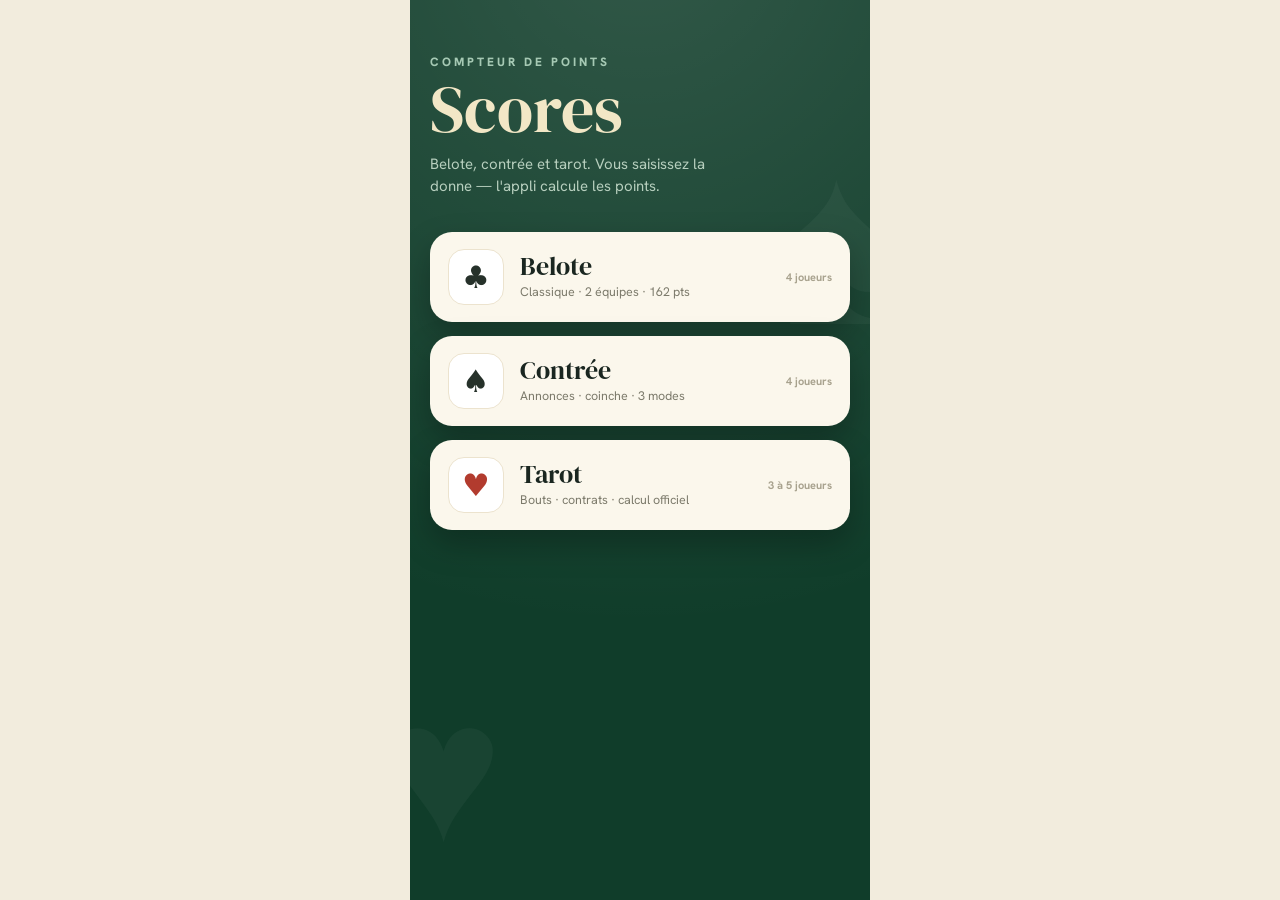
<file: index.html>
<!DOCTYPE html>
<html lang="fr">
<head>
<meta charset="UTF-8" />
<meta name="viewport" content="width=device-width, initial-scale=1.0, maximum-scale=1.0, user-scalable=no" />
<meta name="apple-mobile-web-app-capable" content="yes" />
<meta name="description" content="Compteur de points pour la belote, la contrée et le tarot." />
<title>Scores</title>
<link rel="icon" href="favicon.ico" sizes="any">
<link rel="icon" href="favicon.svg" type="image/svg+xml">
<link rel="apple-touch-icon" href="apple-touch-icon.png">
<link rel="manifest" href="site.webmanifest">
<link rel="stylesheet" href="css/common.css" />
</head>
<body>
<div class="frame felt">
  <div class="screen-pad">
    <div class="felt-suit" style="top:120px; right:-30px; font-size:240px;">♠</div>
    <div class="felt-suit" style="bottom:30px; left:-26px; font-size:200px;">♥</div>

    <div style="position:relative;">
      <div class="eyebrow home-eyebrow">Compteur de points</div>
      <div class="home-title">Scores</div>
      <div class="home-intro">Belote, contrée et tarot. Vous saisissez la donne — l'appli calcule les points.</div>

      <div class="home-cards">
        <a class="home-card" href="belote/">
          <span class="home-card-icon"><span class="suit-dark">♣</span></span>
          <span style="flex:1;">
            <span class="home-card-name" style="display:block;">Belote</span>
            <span class="home-card-sub" style="display:block;">Classique · 2 équipes · 162 pts</span>
          </span>
          <span class="home-card-players">4 joueurs</span>
          <span class="home-badge" id="badge-belote" style="display:none;">en cours</span>
        </a>

        <a class="home-card" href="contree/">
          <span class="home-card-icon"><span class="suit-dark">♠</span></span>
          <span style="flex:1;">
            <span class="home-card-name" style="display:block;">Contrée</span>
            <span class="home-card-sub" style="display:block;">Annonces · coinche · 3 modes</span>
          </span>
          <span class="home-card-players">4 joueurs</span>
          <span class="home-badge" id="badge-contree" style="display:none;">en cours</span>
        </a>

        <a class="home-card" href="tarot/">
          <span class="home-card-icon"><span class="suit-red">♥</span></span>
          <span style="flex:1;">
            <span class="home-card-name" style="display:block;">Tarot</span>
            <span class="home-card-sub" style="display:block;">Bouts · contrats · calcul officiel</span>
          </span>
          <span class="home-card-players">3 à 5 joueurs</span>
          <span class="home-badge" id="badge-tarot" style="display:none;">en cours</span>
        </a>
      </div>
    </div>
  </div>
</div>

<script>
const checks = [
  { key: 'belote-state-v1', badge: 'badge-belote', test: s => (s.rounds || []).length > 0 },
  { key: 'contree-state-v1', badge: 'badge-contree', test: s => (s.rounds || []).length > 0 },
  { key: 'tarot-state-v1', badge: 'badge-tarot', test: s => (s.donnes || []).length > 0 }
];
checks.forEach(c => {
  try {
    const raw = localStorage.getItem(c.key);
    if (raw && c.test(JSON.parse(raw))) document.getElementById(c.badge).style.display = 'inline-block';
  } catch (e) { /* ignore */ }
});
</script>
</body>
</html>
</file>
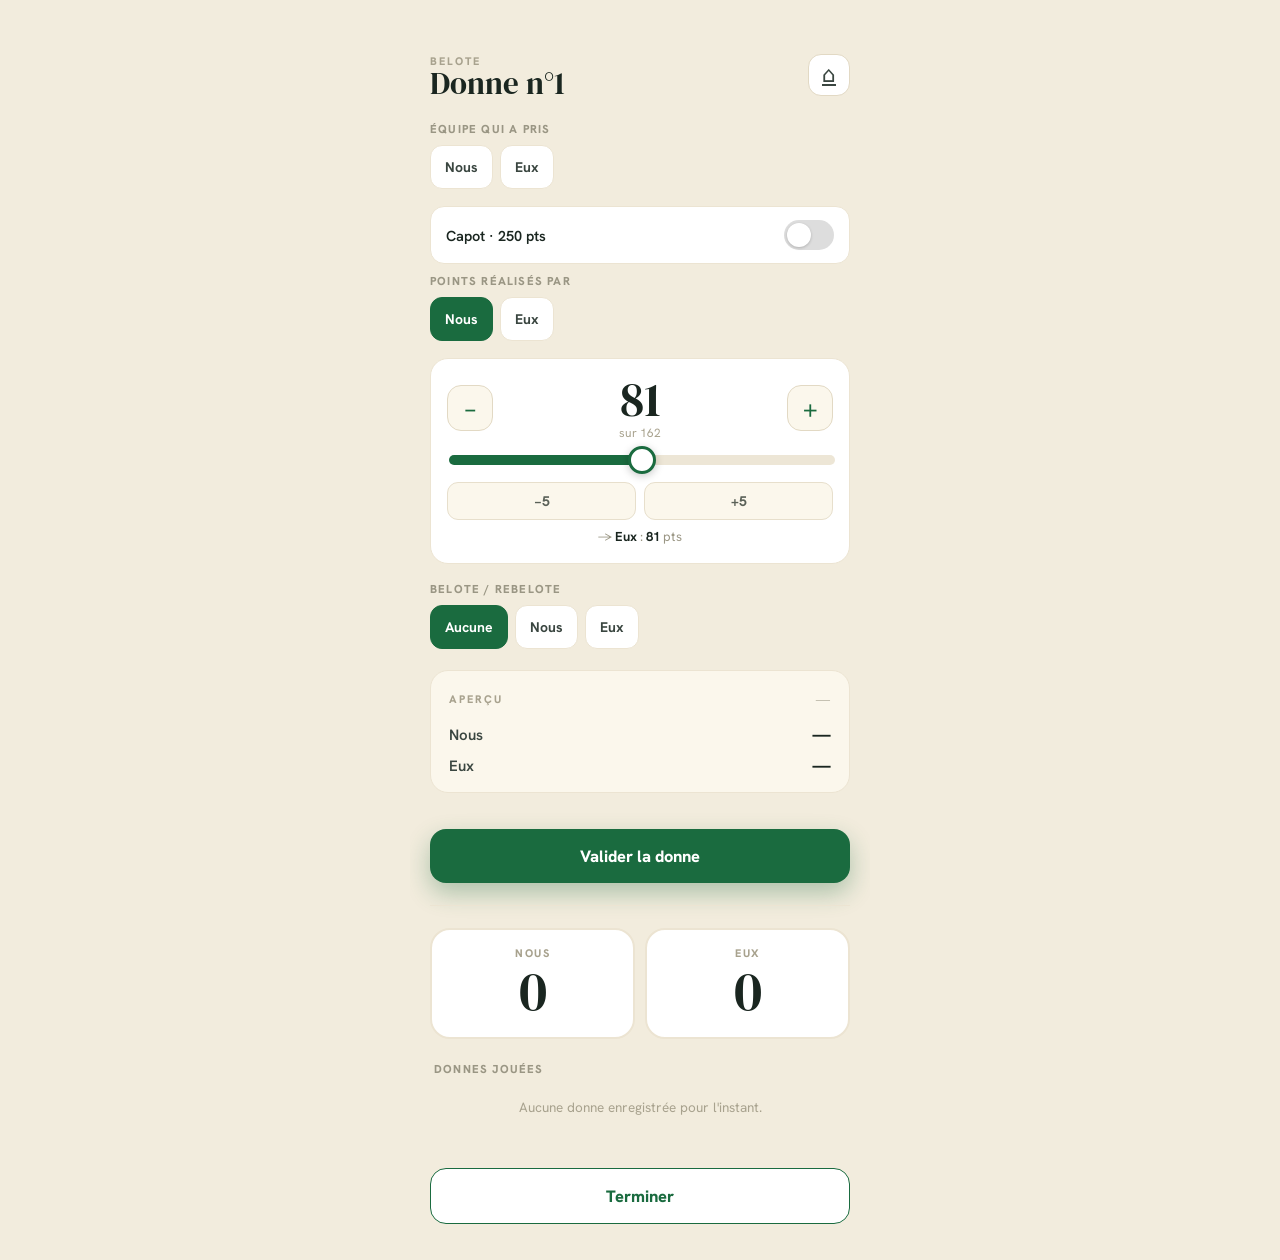
<file: belote/index.html>
<!DOCTYPE html>
<html lang="fr">
<head>
<meta charset="UTF-8" />
<meta name="viewport" content="width=device-width, initial-scale=1.0, maximum-scale=1.0, user-scalable=no" />
<meta name="apple-mobile-web-app-capable" content="yes" />
<title>Belote</title>
<link rel="icon" href="../favicon.ico" sizes="any">
<link rel="icon" href="../favicon.svg" type="image/svg+xml">
<link rel="apple-touch-icon" href="../apple-touch-icon.png">
<link rel="manifest" href="../site.webmanifest">
<link rel="stylesheet" href="../css/common.css" />
<style>
  .score-cards { display: flex; gap: 10px; margin-bottom: 16px; }
  .score-card {
    flex: 1; background: #fff; border: 2px solid var(--line);
    border-radius: 20px; padding: 16px 12px; text-align: center;
    transition: border-color 0.2s, background 0.2s;
  }
  .score-card.lead {
    border-color: var(--accent);
    background: color-mix(in srgb, var(--accent) 6%, #fff);
  }
  .score-card .lbl {
    font-size: 11px; font-weight: 800; letter-spacing: 1.5px;
    text-transform: uppercase; color: var(--muted-2);
  }
  .score-card.lead .lbl { color: var(--accent); }
  .score-card .val {
    font-family: 'DM Serif Display', serif; font-size: 56px;
    color: var(--ink); line-height: 1.05; margin-top: 2px;
    font-variant-numeric: tabular-nums;
  }
  .score-card.lead .val { color: var(--accent); }
  .section-sep { border: none; border-top: 1.5px solid var(--line); margin: 22px 0; }
</style>
</head>
<body data-game="belote">
<div class="frame">

  <!-- ÉCRAN PRINCIPAL (saisie + scores) -->
  <div class="screen active" id="screen-main">
    <div class="screen-pad">
      <div class="topbar spread">
        <div>
          <div class="kicker">Belote</div>
          <div class="title-h" id="round-no">Donne n°1</div>
        </div>
        <a class="icon-btn" href="../">⌂</a>
      </div>

      <!-- Litige en cours -->
      <div id="pending-litige-banner" style="display:none; background:rgba(216,178,90,0.12); border:1.5px solid var(--gold); border-radius:12px; padding:9px 14px; margin-bottom:14px; font-size:13px; font-weight:700; color:#A07820;">
        ⚖️ 81 pts en attente du litige précédent
      </div>

      <!-- Qui a pris -->
      <div class="group">
        <div class="group-label">Équipe qui a pris</div>
        <div class="seg-wrap">
          <button class="seg" id="taker-a" onclick="selectTaker('a')"></button>
          <button class="seg" id="taker-b" onclick="selectTaker('b')"></button>
        </div>
      </div>

      <!-- Capot -->
      <div class="opt-row">
        <div class="opt-txt">Capot · 250 pts</div>
        <label class="switch">
          <input type="checkbox" id="chk-capot" onchange="onCapotChange()" />
          <span class="track"></span>
          <span class="thumb"></span>
        </label>
      </div>

      <!-- Qui fait capot (visible si capot coché) -->
      <div class="group" id="capot-block" style="display:none;">
        <div class="group-label">Quelle équipe fait capot ?</div>
        <div class="seg-wrap">
          <button class="seg" id="capot-a" onclick="selectCapot('a')"></button>
          <button class="seg" id="capot-b" onclick="selectCapot('b')"></button>
        </div>
      </div>

      <!-- Points (masqué si capot) -->
      <div id="normal-block">
        <div class="group">
          <div class="group-label">Points réalisés par</div>
          <div class="seg-wrap">
            <button class="seg on" id="who-a" onclick="selectWho('a')"></button>
            <button class="seg" id="who-b" onclick="selectWho('b')"></button>
          </div>
        </div>
        <div class="group">
          <div class="pts-box">
            <div class="pts-main">
              <button class="pts-step" onclick="bumpPts(-1)">−</button>
              <div class="pts-readout">
                <div class="pts-value" id="pts-value">81</div>
                <div class="pts-sub">sur 162</div>
              </div>
              <button class="pts-step" onclick="bumpPts(1)">+</button>
            </div>
            <input type="range" id="pts-range" min="0" max="162" value="81" oninput="onRange(this.value)" />
            <div class="quick-row">
              <button class="quick-btn" onclick="bumpPts(-5)">−5</button>
              <button class="quick-btn" onclick="bumpPts(5)">+5</button>
            </div>
            <div class="pts-derived" id="derived">→ <b id="derived-team"></b> : <b id="derived-val">81</b> pts</div>
          </div>
        </div>
      </div>

      <!-- Belote / Rebelote -->
      <div class="group">
        <div class="group-label">Belote / Rebelote</div>
        <div class="seg-wrap">
          <button class="seg on" id="bel-none" onclick="selectBelote(null)">Aucune</button>
          <button class="seg" id="bel-a" onclick="selectBelote('a')"></button>
          <button class="seg" id="bel-b" onclick="selectBelote('b')"></button>
        </div>
      </div>

      <!-- Aperçu -->
      <div class="preview" id="preview">
        <div class="preview-head">
          <span class="kicker">Aperçu</span>
          <span class="preview-state serif" id="preview-state">—</span>
        </div>
        <div class="preview-line"><span class="preview-name" id="pl-a">Nous</span><span class="preview-delta" id="pd-a">—</span></div>
        <div class="preview-line"><span class="preview-name" id="pl-b">Eux</span><span class="preview-delta" id="pd-b">—</span></div>
      </div>

      <div class="err" id="err"></div>
      <button class="btn-primary" onclick="validateRound()">Valider la donne</button>

      <!-- ───── Tableau des scores ───── -->
      <hr class="section-sep" />

      <div class="score-cards">
        <div class="score-card" id="card-a">
          <div class="lbl" id="card-lbl-a">Nous</div>
          <div class="val" id="score-a">0</div>
        </div>
        <div class="score-card" id="card-b">
          <div class="lbl" id="card-lbl-b">Eux</div>
          <div class="val" id="score-b">0</div>
        </div>
      </div>

      <div class="banner-win" id="banner-win" style="display:none;">
        <span style="font-size:18px;">🏁</span>
        <span class="txt">Objectif atteint — vous pouvez terminer la partie.</span>
      </div>

      <div class="group-label" style="margin:6px 4px 4px;">Donnes jouées</div>
      <div id="history"></div>
      <div class="empty" id="history-empty">Aucune donne enregistrée pour l'instant.</div>

      <div class="spacer"></div>
      <div class="btn-row" style="margin-top:16px;">
        <button class="btn-outline" onclick="goEnd()">Terminer</button>
      </div>
    </div>
  </div>

  <!-- ÉCRAN FIN -->
  <div class="screen felt" id="screen-end">
    <div class="screen-pad center-col">
      <div class="felt-suit" style="top:60px; left:50%; transform:translateX(-50%); font-size:300px;">♦</div>
      <div style="position:relative;" class="center-col">
        <div class="eyebrow home-eyebrow">Partie terminée</div>
        <div class="end-trophy">🏆</div>
        <div class="end-winner-kicker">Vainqueur</div>
        <div class="end-winner" id="end-winner">—</div>
        <div class="end-winner-score" id="end-score">0 points</div>
        <div class="end-list" id="end-list"></div>
        <div style="width:100%; margin-top:30px; display:flex; flex-direction:column; gap:10px;">
          <button class="btn-gold" onclick="restart()">Rejouer une partie</button>
          <button class="btn-ghost-light" onclick="showScreen('main')">Revoir le tableau</button>
          <a class="btn-text-light" href="../" style="text-align:center; text-decoration:none; display:block;">Changer de jeu</a>
        </div>
      </div>
    </div>
  </div>

</div>
<script src="app.js"></script>
</body>
</html>
</file>
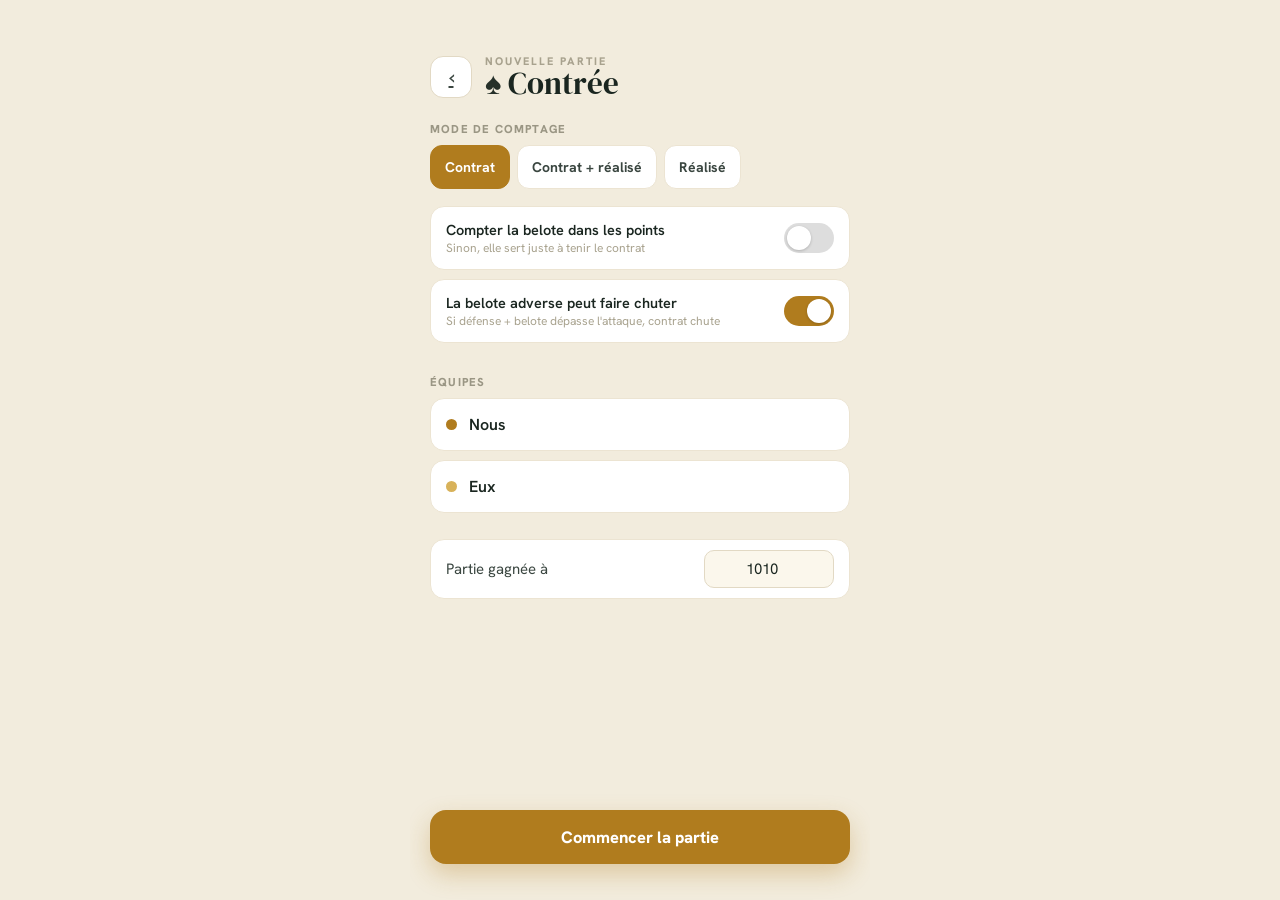
<file: contree/index.html>
<!DOCTYPE html>
<html lang="fr">
<head>
<meta charset="UTF-8" />
<meta name="viewport" content="width=device-width, initial-scale=1.0, maximum-scale=1.0, user-scalable=no" />
<meta name="apple-mobile-web-app-capable" content="yes" />
<title>Contrée</title>
<link rel="icon" href="../favicon.ico" sizes="any">
<link rel="icon" href="../favicon.svg" type="image/svg+xml">
<link rel="apple-touch-icon" href="../apple-touch-icon.png">
<link rel="manifest" href="../site.webmanifest">
<link rel="stylesheet" href="../css/common.css" />
<style>
  .score-cards { display: flex; gap: 10px; margin-bottom: 16px; }
  .score-card {
    flex: 1; background: #fff; border: 2px solid var(--line);
    border-radius: 20px; padding: 16px 12px; text-align: center;
    transition: border-color 0.2s, background 0.2s;
  }
  .score-card.lead {
    border-color: var(--accent);
    background: color-mix(in srgb, var(--accent) 6%, #fff);
  }
  .score-card .lbl {
    font-size: 11px; font-weight: 800; letter-spacing: 1.5px;
    text-transform: uppercase; color: var(--muted-2);
  }
  .score-card.lead .lbl { color: var(--accent); }
  .score-card .val {
    font-family: 'DM Serif Display', serif; font-size: 56px;
    color: var(--ink); line-height: 1.05; margin-top: 2px;
    font-variant-numeric: tabular-nums;
  }
  .score-card.lead .val { color: var(--accent); }
  .section-sep { border: none; border-top: 1.5px solid var(--line); margin: 22px 0; }
</style>
</head>
<body data-game="contree">
<div class="frame">

  <!-- ÉCRAN SETUP (mode de comptage + options + noms) -->
  <div class="screen active" id="screen-setup">
    <div class="screen-pad">
      <div class="topbar">
        <a class="icon-btn" href="../">‹</a>
        <div>
          <div class="kicker">Nouvelle partie</div>
          <div class="title-h"><span class="suit-dark">♠</span> Contrée</div>
        </div>
      </div>

      <div class="group">
        <div class="group-label">Mode de comptage</div>
        <div class="seg-wrap">
          <button class="seg on" id="mode-contrat" onclick="selectMode('contrat')">Contrat</button>
          <button class="seg" id="mode-mixte" onclick="selectMode('mixte')">Contrat + réalisé</button>
          <button class="seg" id="mode-realise" onclick="selectMode('realise')">Réalisé</button>
        </div>
      </div>

      <div class="opt-row" id="row-arrondi" style="display:none;">
        <div>
          <div class="opt-txt">Arrondir le réalisé à la dizaine</div>
          <div class="opt-sub">85 → 80, 86 → 90</div>
        </div>
        <label class="switch"><input type="checkbox" id="opt-arrondi" onchange="onOptionsChange()" /><span class="track"></span><span class="thumb"></span></label>
      </div>

      <div class="opt-row" id="row-belote">
        <div>
          <div class="opt-txt">Compter la belote dans les points</div>
          <div class="opt-sub">Sinon, elle sert juste à tenir le contrat</div>
        </div>
        <label class="switch"><input type="checkbox" id="opt-belote" onchange="saveCfg()" /><span class="track"></span><span class="thumb"></span></label>
      </div>

      <div class="opt-row">
        <div>
          <div class="opt-txt">La belote adverse peut faire chuter</div>
          <div class="opt-sub">Si défense + belote dépasse l'attaque, contrat chute</div>
        </div>
        <label class="switch"><input type="checkbox" id="opt-belote-chute" onchange="saveCfg()" /><span class="track"></span><span class="thumb"></span></label>
      </div>

      <div class="group" style="margin-top:22px;">
        <div class="group-label">Équipes</div>
        <div class="field-row"><span class="dot"></span><input id="name-a" value="Nous" oninput="onNameChange()" /></div>
        <div class="field-row"><span class="dot gold"></span><input id="name-b" value="Eux" oninput="onNameChange()" /></div>
      </div>

      <div class="field-inline">
        <label>Partie gagnée à</label>
        <input id="target" type="number" inputmode="numeric" value="1010" oninput="targetManual=true; saveCfg()" />
      </div>

      <div class="spacer"></div>
      <button class="btn-primary" onclick="startGame()">Commencer la partie</button>
    </div>
  </div>

  <!-- ÉCRAN PRINCIPAL (saisie + scores) -->
  <div class="screen" id="screen-main">
    <div class="screen-pad">
      <div class="topbar spread">
        <div>
          <div class="kicker">Contrée</div>
          <div class="title-h" id="round-no">Donne n°1</div>
        </div>
        <a class="icon-btn" href="../">⌂</a>
      </div>

      <div class="group">
        <div class="group-label">Équipe qui annonce</div>
        <div class="seg-wrap">
          <button class="seg" id="att-a" onclick="selectAttacker('a')"></button>
          <button class="seg" id="att-b" onclick="selectAttacker('b')"></button>
        </div>
      </div>

      <div class="group">
        <div class="group-label">Contrat annoncé</div>
        <div class="seg-wrap" id="contract-row"></div>
      </div>

      <div class="group">
        <div class="group-label">Enchère</div>
        <div class="seg-wrap">
          <button class="seg on" id="co-1" onclick="selectCoinche(1)">Normal</button>
          <button class="seg" id="co-2" onclick="selectCoinche(2)">Coinché ×2</button>
          <button class="seg" id="co-4" onclick="selectCoinche(4)">Surcoinché ×4</button>
        </div>
      </div>

      <div class="group">
        <div class="group-label">Belote / Rebelote</div>
        <div class="seg-wrap">
          <button class="seg on" id="bel-none" onclick="selectBelote(null)">Aucune</button>
          <button class="seg" id="bel-a" onclick="selectBelote('a')"></button>
          <button class="seg" id="bel-b" onclick="selectBelote('b')"></button>
        </div>
      </div>

      <div class="group">
        <div class="group-label">Points réalisés par l'annonceur</div>
        <div class="pts-box">
          <div class="pts-main">
            <button class="pts-step" onclick="bumpPts(-1)">−</button>
            <div class="pts-readout">
              <div class="pts-value" id="pts-value">90</div>
              <div class="pts-sub">sur 162</div>
            </div>
            <button class="pts-step" onclick="bumpPts(1)">+</button>
          </div>
          <input type="range" id="pts-range" min="0" max="162" value="90" oninput="onRange(this.value)" />
          <div class="quick-row">
            <button class="quick-btn" onclick="bumpPts(-5)">−5</button>
            <button class="quick-btn" onclick="bumpPts(5)">+5</button>
          </div>
          <div class="pts-derived">→ défense : <b id="derived-val">72</b> pts</div>
        </div>
      </div>

      <div class="preview" id="preview">
        <div class="preview-head">
          <span class="kicker">Aperçu</span>
          <span class="preview-state serif" id="preview-state">—</span>
        </div>
        <div class="preview-line"><span class="preview-name" id="pl-a">Nous</span><span class="preview-delta" id="pd-a">—</span></div>
        <div class="preview-line"><span class="preview-name" id="pl-b">Eux</span><span class="preview-delta" id="pd-b">—</span></div>
      </div>

      <div class="err" id="err"></div>
      <button class="btn-primary" onclick="validateRound()">Valider la donne</button>

      <!-- ───── Tableau des scores ───── -->
      <hr class="section-sep" />

      <div class="score-cards">
        <div class="score-card" id="card-a">
          <div class="lbl" id="card-lbl-a">Nous</div>
          <div class="val" id="score-a">0</div>
        </div>
        <div class="score-card" id="card-b">
          <div class="lbl" id="card-lbl-b">Eux</div>
          <div class="val" id="score-b">0</div>
        </div>
      </div>

      <div class="banner-win" id="banner-win" style="display:none;">
        <span style="font-size:18px;">🏁</span>
        <span class="txt">Objectif atteint — vous pouvez terminer la partie.</span>
      </div>

      <div class="group-label" style="margin:6px 4px 4px;">Donnes jouées</div>
      <div id="history"></div>
      <div class="empty" id="history-empty">Aucune donne enregistrée pour l'instant.</div>

      <div class="spacer"></div>
      <div class="btn-row" style="margin-top:16px;">
        <button class="btn-outline" onclick="goEnd()">Terminer</button>
      </div>
    </div>
  </div>

  <!-- ÉCRAN FIN -->
  <div class="screen felt" id="screen-end">
    <div class="screen-pad center-col">
      <div class="felt-suit" style="top:60px; left:50%; transform:translateX(-50%); font-size:300px;">♦</div>
      <div style="position:relative;" class="center-col">
        <div class="eyebrow home-eyebrow">Partie terminée</div>
        <div class="end-trophy">🏆</div>
        <div class="end-winner-kicker">Vainqueur</div>
        <div class="end-winner" id="end-winner">—</div>
        <div class="end-winner-score" id="end-score">0 points</div>
        <div class="end-list" id="end-list"></div>
        <div style="width:100%; margin-top:30px; display:flex; flex-direction:column; gap:10px;">
          <button class="btn-gold" onclick="restart()">Rejouer une partie</button>
          <button class="btn-ghost-light" onclick="showScreen('main')">Revoir le tableau</button>
          <a class="btn-text-light" href="../" style="text-align:center; text-decoration:none; display:block;">Changer de jeu</a>
        </div>
      </div>
    </div>
  </div>

</div>
<script src="app.js"></script>
</body>
</html>
</file>
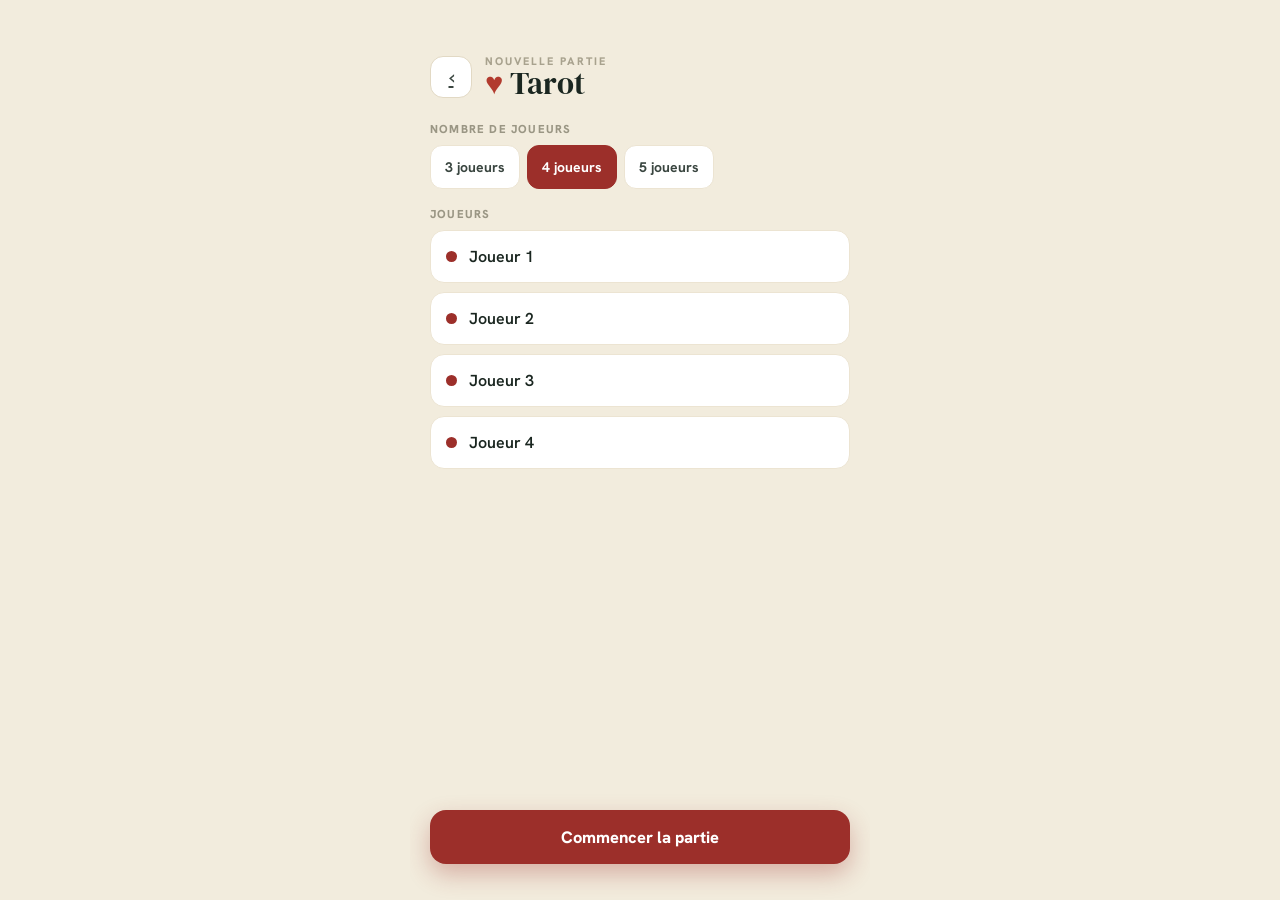
<file: tarot/index.html>
<!DOCTYPE html>
<html lang="fr">
<head>
<meta charset="UTF-8" />
<meta name="viewport" content="width=device-width, initial-scale=1.0, maximum-scale=1.0, user-scalable=no" />
<meta name="apple-mobile-web-app-capable" content="yes" />
<title>Tarot</title>
<link rel="icon" href="../favicon.ico" sizes="any">
<link rel="icon" href="../favicon.svg" type="image/svg+xml">
<link rel="apple-touch-icon" href="../apple-touch-icon.png">
<link rel="manifest" href="../site.webmanifest">
<link rel="stylesheet" href="../css/common.css" />
<style>
  .section-sep { border: none; border-top: 1.5px solid var(--line); margin: 22px 0; }
</style>
</head>
<body data-game="tarot">
<div class="frame">

  <!-- SETUP -->
  <div class="screen active" id="screen-setup">
    <div class="screen-pad">
      <div class="topbar">
        <a class="icon-btn" href="../">‹</a>
        <div>
          <div class="kicker">Nouvelle partie</div>
          <div class="title-h"><span class="suit-red">♥</span> Tarot</div>
        </div>
      </div>
      <div class="group">
        <div class="group-label">Nombre de joueurs</div>
        <div class="seg-wrap">
          <button class="seg" id="np-3" onclick="setPlayerCount(3)">3 joueurs</button>
          <button class="seg on" id="np-4" onclick="setPlayerCount(4)">4 joueurs</button>
          <button class="seg" id="np-5" onclick="setPlayerCount(5)">5 joueurs</button>
        </div>
      </div>
      <div class="group">
        <div class="group-label">Joueurs</div>
        <div id="names-block"></div>
      </div>
      <div class="spacer"></div>
      <button class="btn-primary" onclick="startGame()">Commencer la partie</button>
    </div>
  </div>

  <!-- ÉCRAN PRINCIPAL (saisie + scores) -->
  <div class="screen" id="screen-main">
    <div class="screen-pad">
      <div class="topbar spread">
        <div>
          <div class="kicker">Tarot</div>
          <div class="title-h" id="round-no">Donne n°1</div>
        </div>
        <a class="icon-btn" href="../">⌂</a>
      </div>

      <div class="group">
        <div class="group-label">Preneur</div>
        <div class="seg-wrap" id="preneur-row"></div>
      </div>
      <div class="group" id="partner-block" style="display:none;">
        <div class="group-label">Partenaire (roi appelé)</div>
        <div class="seg-wrap" id="partner-row"></div>
      </div>
      <div class="group">
        <div class="group-label">Contrat</div>
        <div class="seg-wrap">
          <button class="seg" id="ct-1" onclick="selectContract(1)">Petite</button>
          <button class="seg" id="ct-2" onclick="selectContract(2)">Garde</button>
          <button class="seg" id="ct-4" onclick="selectContract(4)">Garde sans</button>
          <button class="seg" id="ct-6" onclick="selectContract(6)">Garde contre</button>
        </div>
      </div>
      <div class="group">
        <div class="group-label">Bouts du preneur</div>
        <div class="seg-wrap">
          <button class="seg" id="bt-0" onclick="selectBouts(0)">0</button>
          <button class="seg" id="bt-1" onclick="selectBouts(1)">1</button>
          <button class="seg" id="bt-2" onclick="selectBouts(2)">2</button>
          <button class="seg" id="bt-3" onclick="selectBouts(3)">3</button>
        </div>
      </div>
      <div class="group">
        <div class="group-label">Points de l'attaque</div>
        <div class="pts-box">
          <div class="pts-main">
            <button class="pts-step" onclick="bumpPts(-1)">−</button>
            <div class="pts-readout">
              <div class="pts-value" id="pts-value">48</div>
              <div class="pts-sub" id="pts-sub">sur 91 · besoin 51</div>
            </div>
            <button class="pts-step" onclick="bumpPts(1)">+</button>
          </div>
          <input type="range" id="pts-range" min="0" max="91" value="48" oninput="onRange(this.value)" />
          <div class="quick-row">
            <button class="quick-btn" onclick="bumpPts(-5)">−5</button>
            <button class="quick-btn" onclick="bumpPts(5)">+5</button>
          </div>
        </div>
      </div>
      <div class="group">
        <div class="group-label">Petit au bout</div>
        <div class="seg-wrap">
          <button class="seg on" id="pab-none" onclick="selectPab(null)">Aucun</button>
          <button class="seg" id="pab-att" onclick="selectPab('att')">Attaque</button>
          <button class="seg" id="pab-def" onclick="selectPab('def')">Défense</button>
        </div>
      </div>
      <div class="group">
        <div class="group-label">Poignée — attaque</div>
        <div class="seg-wrap">
          <button class="seg on" id="pa-0" onclick="selectPoignee('att',0)">Aucune</button>
          <button class="seg" id="pa-20" onclick="selectPoignee('att',20)">Simple</button>
          <button class="seg" id="pa-30" onclick="selectPoignee('att',30)">Double</button>
          <button class="seg" id="pa-40" onclick="selectPoignee('att',40)">Triple</button>
        </div>
      </div>
      <div class="group">
        <div class="group-label">Poignée — défense</div>
        <div class="seg-wrap">
          <button class="seg on" id="pd-0" onclick="selectPoignee('def',0)">Aucune</button>
          <button class="seg" id="pd-20" onclick="selectPoignee('def',20)">Simple</button>
          <button class="seg" id="pd-30" onclick="selectPoignee('def',30)">Double</button>
          <button class="seg" id="pd-40" onclick="selectPoignee('def',40)">Triple</button>
        </div>
      </div>
      <div class="group">
        <div class="group-label">Chelem</div>
        <div class="seg-wrap">
          <button class="seg on" id="ch-0" onclick="selectChelem(0)">Aucun</button>
          <button class="seg" id="ch-200" onclick="selectChelem(200)">Non annoncé +200</button>
          <button class="seg" id="ch-400" onclick="selectChelem(400)">Annoncé +400</button>
          <button class="seg" id="ch-m200" onclick="selectChelem(-200)">Chuté −200</button>
        </div>
      </div>

      <div class="preview" id="preview">
        <div class="preview-head">
          <span class="kicker">Aperçu</span>
          <span class="preview-state serif" id="preview-state">—</span>
        </div>
        <div id="preview-lines"></div>
      </div>

      <div class="err" id="err"></div>
      <button class="btn-primary" onclick="validateRound()">Valider la donne</button>

      <!-- ───── Tableau des scores ───── -->
      <hr class="section-sep" />

      <div class="standings" id="standings"></div>

      <div class="group-label" style="margin:6px 4px 4px;">Donnes jouées</div>
      <div id="history"></div>
      <div class="empty" id="history-empty">Aucune donne enregistrée pour l'instant.</div>

      <div class="spacer"></div>
      <div class="btn-row" style="margin-top:16px;">
        <button class="btn-outline" onclick="goEnd()">Terminer</button>
      </div>
    </div>
  </div>

  <!-- END -->
  <div class="screen felt" id="screen-end">
    <div class="screen-pad center-col">
      <div class="felt-suit" style="top:60px; left:50%; transform:translateX(-50%); font-size:300px;">♦</div>
      <div style="position:relative;" class="center-col">
        <div class="eyebrow home-eyebrow">Partie terminée</div>
        <div class="end-trophy">🏆</div>
        <div class="end-winner-kicker">Vainqueur</div>
        <div class="end-winner" id="end-winner">—</div>
        <div class="end-winner-score" id="end-score">0 points</div>
        <div class="end-list" id="end-list"></div>
        <div style="width:100%; margin-top:30px; display:flex; flex-direction:column; gap:10px;">
          <button class="btn-gold" onclick="restart()">Rejouer une partie</button>
          <button class="btn-ghost-light" onclick="showScreen('main')">Revoir le tableau</button>
          <a class="btn-text-light" href="../" style="text-align:center; text-decoration:none; display:block;">Changer de jeu</a>
        </div>
      </div>
    </div>
  </div>

</div>
<script src="app.js"></script>
</body>
</html>
</file>
<file: css/common.css>
/* ============================================
   Scores — feuille de style commune
   Design : feutre vert, crème, DM Serif Display
   ============================================ */

@import url('https://fonts.googleapis.com/css2?family=DM+Serif+Display:ital@0;1&family=Hanken+Grotesk:wght@400;500;600;700;800&display=swap');

:root {
  --felt: #103D2A;
  --cream: #F2ECDD;
  --card: #FBF7EC;
  --ink: #1A2620;
  --ink-soft: #3A4640;
  --line: #ECE4D2;
  --line-strong: #E2D9C4;
  --muted: #9A9684;
  --muted-2: #A8A28E;
  --gold: #D8B25A;
  --ok: #1A6B3F;
  --bad: #B23B2E;
  /* Accent par jeu — surchargé par data-game sur <body> */
  --accent: #1A6B3F;
}
body[data-game="belote"]  { --accent: #1A6B3F; --felt: #103D2A; }
body[data-game="contree"] { --accent: #B07C1E; --felt: #3A2A10; }
body[data-game="tarot"]   { --accent: #9C2F2A; --felt: #3A1220; }

* { box-sizing: border-box; -webkit-tap-highlight-color: transparent; }
html, body { margin: 0; padding: 0; }
body {
  font-family: 'Hanken Grotesk', system-ui, sans-serif;
  background: var(--cream);
  color: var(--ink);
}
button { font-family: inherit; cursor: pointer; }
input { font-family: inherit; }

/* Cadre centré façon téléphone sur grand écran */
.frame {
  max-width: 460px;
  margin: 0 auto;
  min-height: 100vh;
  position: relative;
  overflow: hidden;
}

/* ---------- Écrans ---------- */
.screen { display: none; min-height: 100vh; }
.screen.active { display: block; }
.screen-pad { padding: 54px 20px 36px; min-height: 100vh; display: flex; flex-direction: column; }

/* Fond feutre (accueil + fin) */
.felt {
  background: var(--felt);
  position: relative;
  overflow: hidden;
}
.felt::before {
  content: '';
  position: absolute;
  inset: 0;
  background: radial-gradient(circle at 50% -8%, rgba(255,255,255,0.14), transparent 70%);
  pointer-events: none;
}
.felt-suit {
  position: absolute;
  font-family: 'DM Serif Display', serif;
  color: rgba(255,255,255,0.04);
  line-height: 1;
  pointer-events: none;
}

/* ---------- Typo titres ---------- */
.serif { font-family: 'DM Serif Display', serif; }
.eyebrow {
  font-size: 12px;
  font-weight: 800;
  letter-spacing: 3px;
  text-transform: uppercase;
}
.kicker {
  font-size: 11px;
  font-weight: 800;
  letter-spacing: 2px;
  text-transform: uppercase;
  color: var(--muted-2);
}
.group-label {
  font-size: 11.5px;
  font-weight: 800;
  letter-spacing: 1.2px;
  text-transform: uppercase;
  color: var(--muted);
  margin-bottom: 9px;
}

/* ---------- Header (écrans internes) ---------- */
.topbar { display: flex; align-items: center; gap: 13px; margin-bottom: 22px; }
.topbar.spread { justify-content: space-between; align-items: flex-start; }
.icon-btn {
  width: 42px; height: 42px; flex: 0 0 42px;
  border-radius: 13px;
  border: 1.5px solid var(--line-strong);
  background: #fff;
  color: var(--ink-soft);
  font-size: 22px;
  line-height: 1;
  display: flex; align-items: center; justify-content: center;
}
.icon-btn:active { transform: scale(0.95); }
.title-h { font-family: 'DM Serif Display', serif; font-size: 31px; color: var(--ink); line-height: 1; }

/* ---------- Accueil ---------- */
.home-eyebrow { color: #A6C9B4; }
.home-title { font-family: 'DM Serif Display', serif; font-size: 66px; color: #F2E7C6; line-height: 0.95; margin-top: 8px; }
.home-intro { font-size: 15px; color: #B7CFBE; margin-top: 12px; max-width: 290px; line-height: 1.5; }
.home-cards { margin-top: 34px; display: flex; flex-direction: column; gap: 14px; }
.home-card {
  display: flex; align-items: center; gap: 16px;
  background: var(--card); border: none; border-radius: 22px;
  padding: 17px 18px; text-align: left;
  box-shadow: 0 14px 32px rgba(0,0,0,0.26);
  text-decoration: none; color: inherit;
  position: relative;
}
.home-card:active { transform: scale(0.98); }
.home-card-icon {
  width: 56px; height: 56px; flex: 0 0 56px;
  border-radius: 16px; background: #fff;
  border: 1.5px solid #ECE3CE;
  display: flex; align-items: center; justify-content: center;
  font-size: 31px;
}
.home-card-name { font-family: 'DM Serif Display', serif; font-size: 26px; color: var(--ink); line-height: 1.05; }
.home-card-sub { font-size: 12.5px; color: #7C7A6B; margin-top: 3px; }
.home-card-players { font-size: 11px; font-weight: 700; color: var(--muted-2); white-space: nowrap; }
.suit-red { color: var(--bad); }
.suit-dark { color: #26312A; }
.home-badge {
  position: absolute; top: 12px; right: 14px;
  font-size: 10px; font-weight: 800; letter-spacing: 0.5px;
  background: #E8F1E9; color: var(--ok);
  border-radius: 8px; padding: 3px 8px;
}

/* ---------- Segments (chips) ---------- */
.seg-wrap { display: flex; flex-wrap: wrap; gap: 7px; }
.seg {
  border: 1.5px solid var(--line); background: #fff;
  color: var(--ink-soft); font-weight: 700; font-size: 14px;
  border-radius: 12px; padding: 11px 14px; min-height: 44px;
  transition: all 0.12s;
}
.seg:active { transform: scale(0.96); }
.seg.on { background: var(--accent); color: #fff; border-color: var(--accent); }
.seg.on-soft { background: color-mix(in srgb, var(--accent) 12%, #fff); border-color: var(--accent); color: var(--accent); }

.group { margin-bottom: 17px; }

/* ---------- Saisie points (stepper + slider) ---------- */
.pts-box { background: #fff; border: 1.5px solid var(--line); border-radius: 18px; padding: 16px 16px 18px; }
.pts-main { display: flex; align-items: center; gap: 14px; }
.pts-step {
  width: 46px; height: 46px; flex: 0 0 46px;
  border-radius: 14px; border: 1.5px solid var(--line-strong);
  background: var(--card); color: var(--accent);
  font-size: 26px; line-height: 1;
}
.pts-step:active { transform: scale(0.94); }
.pts-readout { flex: 1; text-align: center; }
.pts-value { font-family: 'DM Serif Display', serif; font-size: 48px; color: var(--ink); line-height: 1; }
.pts-sub { font-size: 12px; color: var(--muted-2); margin-top: 2px; }
.pts-derived { font-size: 13px; color: var(--muted); text-align: center; margin-top: 8px; }
.pts-derived b { color: var(--ink); font-weight: 700; }
input[type=range] {
  -webkit-appearance: none; appearance: none;
  width: 100%; height: 10px; border-radius: 6px; outline: none;
  margin-top: 14px;
  background: linear-gradient(to right, var(--accent) 0%, var(--accent) var(--fill,50%), #EDE6D6 var(--fill,50%), #EDE6D6 100%);
}
input[type=range]::-webkit-slider-thumb {
  -webkit-appearance: none; width: 28px; height: 28px;
  border-radius: 50%; background: #fff;
  border: 3px solid var(--accent);
  box-shadow: 0 2px 8px rgba(0,0,0,0.22);
}
input[type=range]::-moz-range-thumb {
  width: 24px; height: 24px; border-radius: 50%;
  background: #fff; border: 3px solid var(--accent);
  box-shadow: 0 2px 8px rgba(0,0,0,0.22);
}
.quick-row { display: flex; gap: 8px; margin-top: 12px; }
.quick-btn {
  flex: 1; padding: 9px; border-radius: 11px;
  border: 1.5px solid #E7DFCC; background: var(--card);
  color: #5A6158; font-weight: 700; font-size: 14px;
}
.quick-btn:active { transform: scale(0.96); }

/* ---------- Cases à cocher (options) ---------- */
.opt-row {
  display: flex; align-items: center; justify-content: space-between;
  gap: 12px; background: #fff; border: 1.5px solid var(--line);
  border-radius: 14px; padding: 13px 15px; margin-bottom: 9px;
}
.opt-txt { font-size: 14.5px; font-weight: 600; color: var(--ink); }
.opt-sub { font-size: 12px; color: var(--muted-2); margin-top: 1px; }
.switch { position: relative; width: 50px; height: 30px; flex: 0 0 50px; }
.switch input { opacity: 0; width: 0; height: 0; }
.switch .track { position: absolute; inset: 0; background: #ddd; border-radius: 30px; transition: background 0.2s; }
.switch input:checked + .track { background: var(--accent); }
.switch .thumb { position: absolute; top: 3px; left: 3px; width: 24px; height: 24px; background: #fff; border-radius: 50%; box-shadow: 0 1px 3px rgba(0,0,0,0.2); transition: transform 0.2s; pointer-events: none; }
.switch input:checked ~ .thumb { transform: translateX(20px); }

/* ---------- Inputs config ---------- */
.field-row {
  display: flex; align-items: center; gap: 12px;
  background: #fff; border: 1.5px solid var(--line);
  border-radius: 14px; padding: 2px 15px; margin-bottom: 9px;
}
.dot { width: 11px; height: 11px; flex: 0 0 11px; border-radius: 50%; background: var(--accent); }
.dot.gold { background: var(--gold); }
.field-row input {
  flex: 1; border: none; outline: none; background: none;
  font-size: 16px; font-weight: 600; color: var(--ink); padding: 13px 0;
}
.field-inline {
  display: flex; align-items: center; justify-content: space-between;
  background: #fff; border: 1.5px solid var(--line);
  border-radius: 14px; padding: 10px 15px; margin-bottom: 9px;
}
.field-inline label { font-size: 15px; color: var(--ink-soft); }
.field-inline input, .field-inline select {
  width: 130px; text-align: center; border: 1.5px solid var(--line-strong);
  background: var(--card); border-radius: 10px; padding: 8px;
  font-size: 15px; color: var(--ink);
}

/* ---------- Aperçu de la donne ---------- */
.preview {
  background: var(--card); border: 1.5px solid var(--line);
  border-radius: 18px; padding: 15px 18px; margin-top: 4px;
}
.preview-head { display: flex; justify-content: space-between; align-items: center; margin-bottom: 11px; }
.preview-state { font-family: 'DM Serif Display', serif; font-size: 19px; }
.preview-line { display: flex; justify-content: space-between; align-items: center; margin-bottom: 8px; }
.preview-line:last-child { margin-bottom: 0; }
.preview-name { font-size: 15px; font-weight: 600; color: var(--ink-soft); }
.preview-delta { font-size: 18px; font-weight: 800; font-variant-numeric: tabular-nums; }
.delta-pos { color: var(--ok); }
.delta-neg { color: var(--bad); }
.delta-zero { color: var(--muted); }

/* ---------- Boutons d'action ---------- */
.btn-primary {
  width: 100%; background: var(--accent); color: #fff; border: none;
  border-radius: 16px; padding: 16px; font-size: 16.5px; font-weight: 800;
  box-shadow: 0 10px 24px color-mix(in srgb, var(--accent) 32%, transparent);
  margin-top: 16px;
}
.btn-primary:active { transform: scale(0.98); }
.btn-outline {
  flex: 1; background: #fff; color: var(--accent);
  border: 1.6px solid var(--accent); border-radius: 16px;
  padding: 16px; font-size: 16.5px; font-weight: 800;
}
.btn-gold {
  width: 100%; background: var(--gold); color: #352A0E; border: none;
  border-radius: 16px; padding: 16px; font-size: 16.5px; font-weight: 800;
  box-shadow: 0 10px 26px rgba(0,0,0,0.28);
}
.btn-ghost-light {
  width: 100%; background: rgba(255,255,255,0.1); color: #fff;
  border: 1px solid rgba(255,255,255,0.28); border-radius: 16px;
  padding: 15px; font-size: 15.5px; font-weight: 700;
}
.btn-text-light { background: none; border: none; color: #A6C9B4; font-weight: 700; font-size: 14px; padding: 8px; }
.btn-row { display: flex; gap: 10px; }
.spacer { flex: 1; min-height: 18px; }
.err { font-size: 13px; color: var(--bad); min-height: 20px; padding: 4px 2px 0; text-align: center; }

/* ---------- Tableau des scores (standings) ---------- */
.standings { display: flex; flex-direction: column; gap: 11px; }
.standing {
  display: flex; align-items: center; gap: 14px;
  background: #fff; border: 1.5px solid var(--line);
  border-radius: 18px; padding: 15px 16px;
}
.rank {
  width: 34px; height: 34px; flex: 0 0 34px; border-radius: 11px;
  display: flex; align-items: center; justify-content: center;
  font-weight: 800; font-size: 15px; background: #EDE6D6; color: #8A8773;
}
.rank.leader { background: var(--accent); color: #fff; }
.standing-body { flex: 1; min-width: 0; }
.standing-top { display: flex; justify-content: space-between; align-items: baseline; gap: 10px; }
.standing-name { font-family: 'DM Serif Display', serif; font-size: 21px; color: var(--ink); white-space: nowrap; overflow: hidden; text-overflow: ellipsis; }
.standing-score { font-size: 25px; font-weight: 800; font-variant-numeric: tabular-nums; color: var(--ink); }
.bar { height: 7px; border-radius: 4px; background: #EDE6D6; margin-top: 9px; overflow: hidden; }
.bar-fill { height: 100%; border-radius: 4px; background: #CFC7B2; }
.bar-fill.leader { background: var(--accent); }

/* ---------- Historique ---------- */
.histo-item {
  display: flex; align-items: center; gap: 12px;
  padding: 12px 4px; border-bottom: 1px solid #E5DCC8;
}
.histo-n {
  width: 28px; height: 28px; flex: 0 0 28px; border-radius: 9px;
  background: #EDE6D6; color: #8A8773; font-weight: 800; font-size: 12px;
  display: flex; align-items: center; justify-content: center;
}
.histo-body { flex: 1; min-width: 0; }
.histo-head { font-size: 14px; font-weight: 700; color: var(--ink); white-space: nowrap; overflow: hidden; text-overflow: ellipsis; }
.histo-sub { font-size: 11.5px; color: var(--muted); }
.histo-chips { display: flex; gap: 9px; flex-wrap: wrap; justify-content: flex-end; max-width: 150px; }
.histo-chip { font-size: 13px; font-weight: 800; font-variant-numeric: tabular-nums; }
.empty { text-align: center; color: var(--muted-2); font-size: 13.5px; padding: 18px 0; }

.banner-win {
  display: flex; align-items: center; gap: 10px;
  background: #E8F1E9; border: 1.5px solid #C2DCC8;
  border-radius: 14px; padding: 12px 16px; margin-bottom: 16px;
}
.banner-win span.txt { font-size: 13.5px; font-weight: 700; color: var(--ok); }

/* ---------- Fin de partie ---------- */
.end-trophy { font-size: 64px; margin-top: 18px; }
.end-winner-kicker { font-size: 12px; font-weight: 800; letter-spacing: 2px; color: #E7C870; text-transform: uppercase; margin-top: 12px; }
.end-winner { font-family: 'DM Serif Display', serif; font-size: 48px; color: #F2E7C6; line-height: 1.05; text-align: center; margin-top: 4px; }
.end-winner-score { font-size: 17px; color: #B7CFBE; font-weight: 600; margin-top: 6px; }
.end-list { width: 100%; margin-top: 34px; display: flex; flex-direction: column; gap: 9px; }
.end-row {
  display: flex; align-items: center; gap: 13px;
  background: rgba(255,255,255,0.08); border: 1px solid rgba(255,255,255,0.12);
  border-radius: 14px; padding: 12px 15px;
}
.end-rank {
  width: 26px; height: 26px; flex: 0 0 26px; border-radius: 8px;
  background: rgba(255,255,255,0.14); color: #F2E7C6;
  font-weight: 800; font-size: 13px;
  display: flex; align-items: center; justify-content: center;
}
.end-name { flex: 1; font-size: 16px; font-weight: 600; color: #EAF2EA; white-space: nowrap; overflow: hidden; text-overflow: ellipsis; }
.end-score { font-size: 18px; font-weight: 800; font-variant-numeric: tabular-nums; color: #F2E7C6; }
.center-col { display: flex; flex-direction: column; align-items: center; }
</file>
